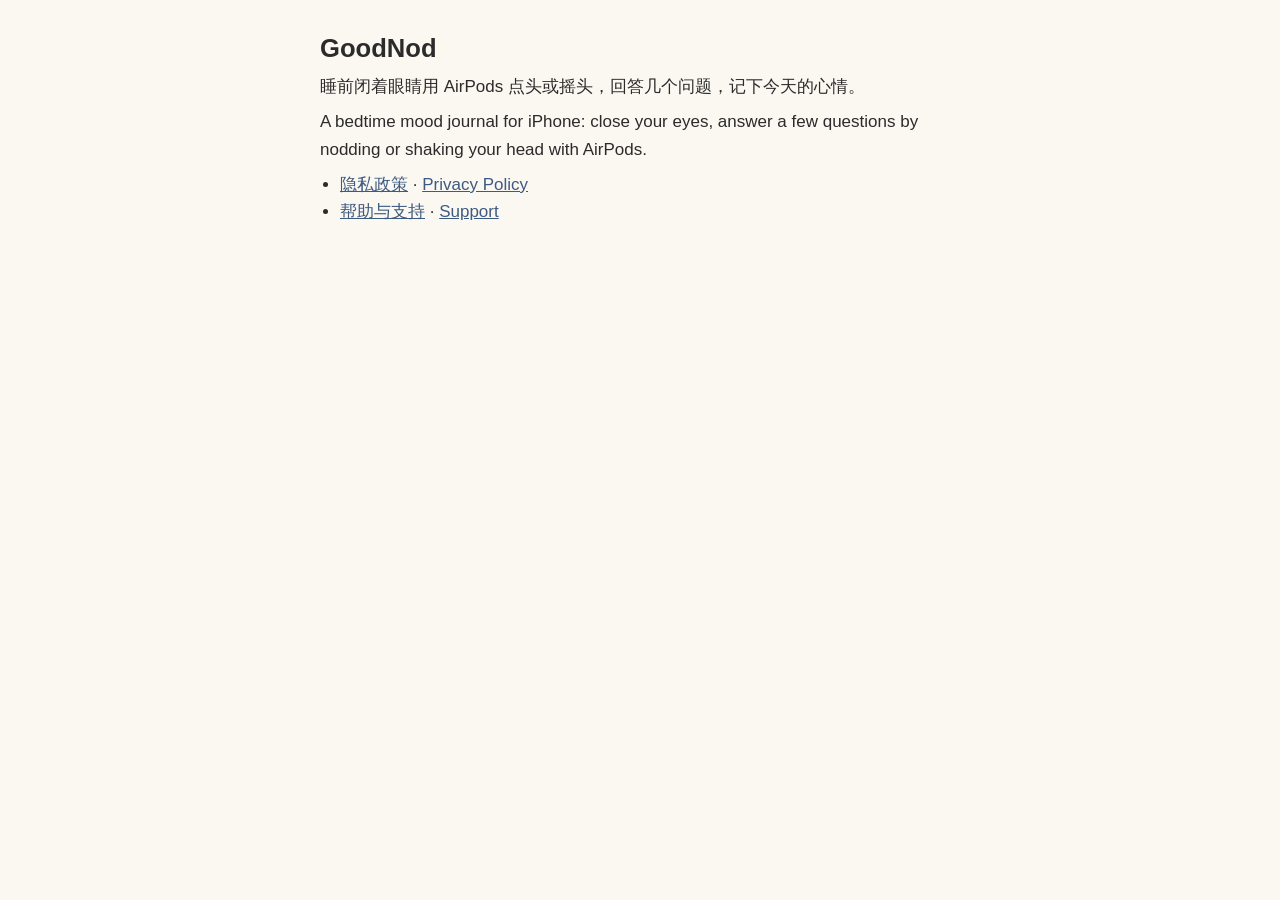
<file: index.html>
<!DOCTYPE html>
<html lang="zh-Hans">
<head>
<meta charset="utf-8">
<meta name="viewport" content="width=device-width, initial-scale=1">
<title>GoodNod</title>
<link rel="stylesheet" href="style.css">
</head>
<body>
<h1>GoodNod</h1>
<p>睡前闭着眼睛用 AirPods 点头或摇头，回答几个问题，记下今天的心情。</p>
<p lang="en">A bedtime mood journal for iPhone: close your eyes, answer a few questions by nodding or shaking your head with AirPods.</p>
<ul>
<li><a href="privacy.html">隐私政策</a> · <a href="privacy.html#en" lang="en">Privacy Policy</a></li>
<li><a href="support.html">帮助与支持</a> · <a href="support.html#en" lang="en">Support</a></li>
</ul>
</body>
</html>
</file>
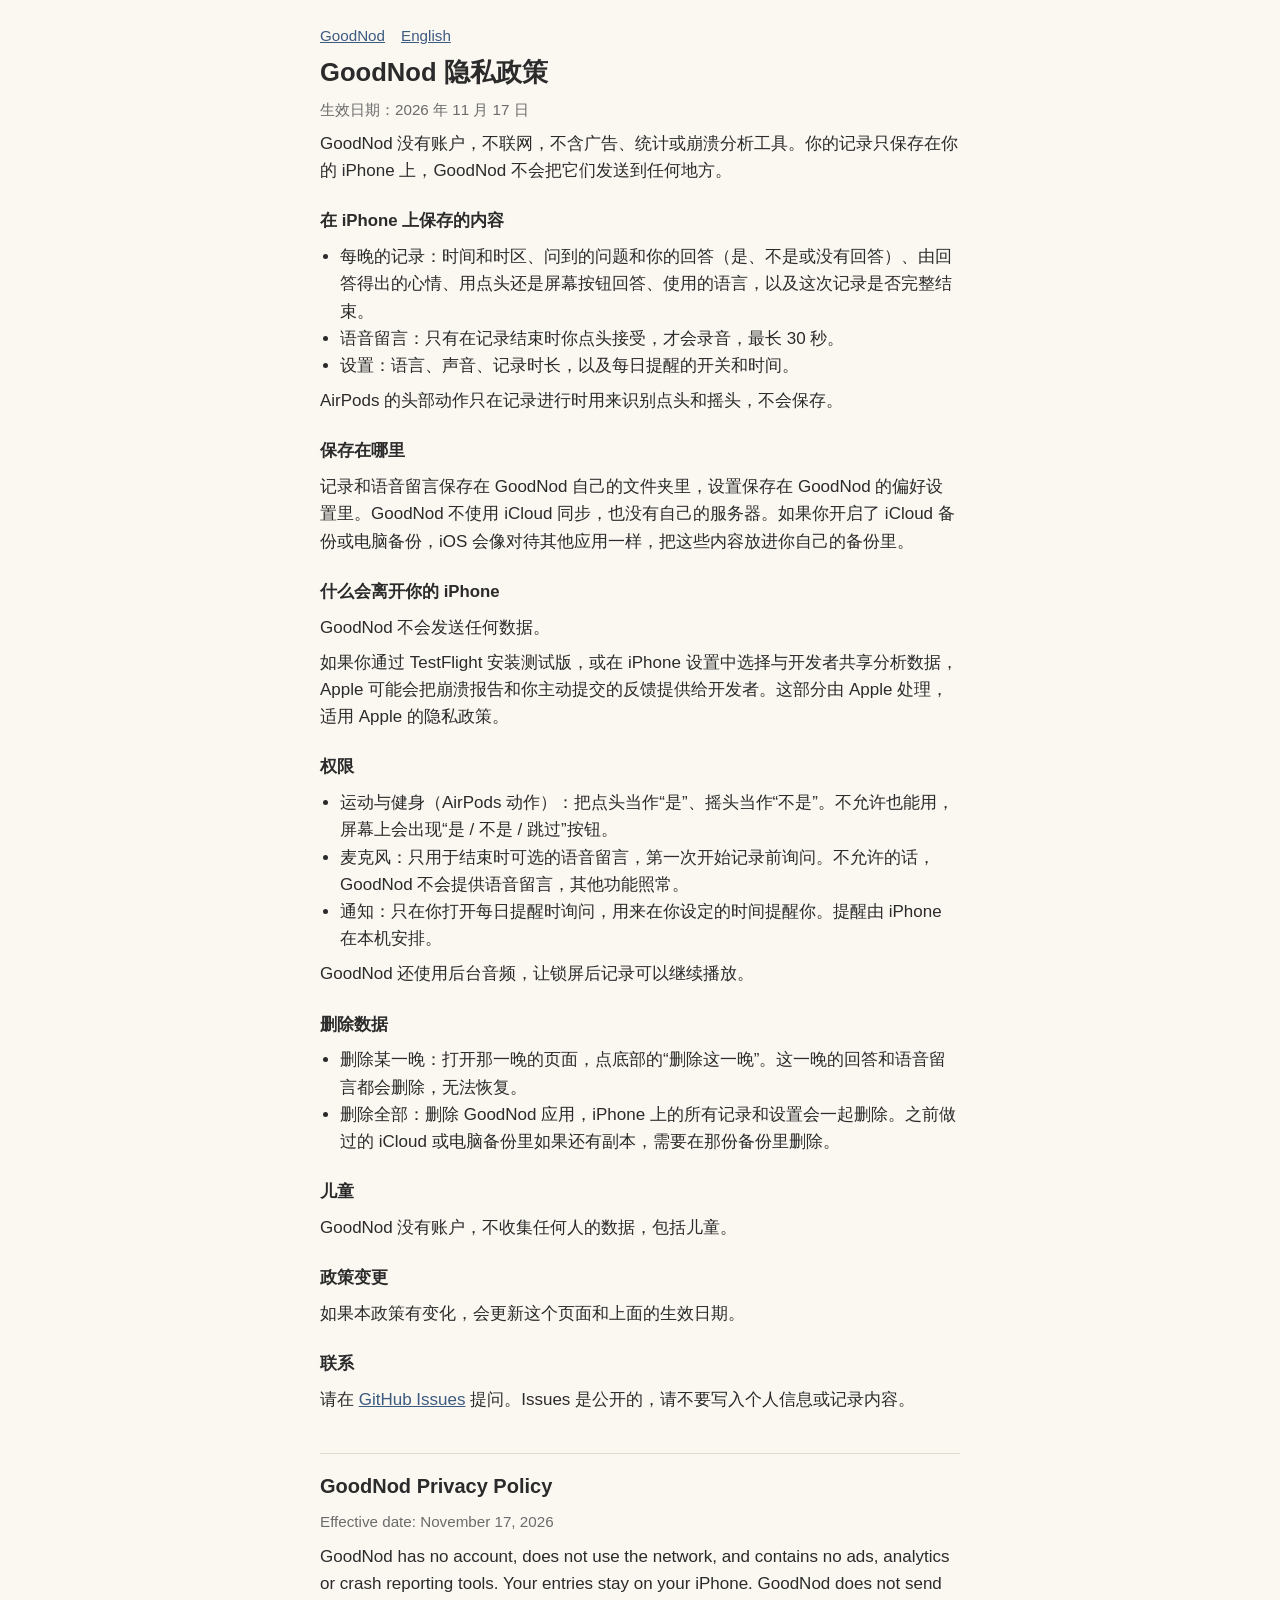
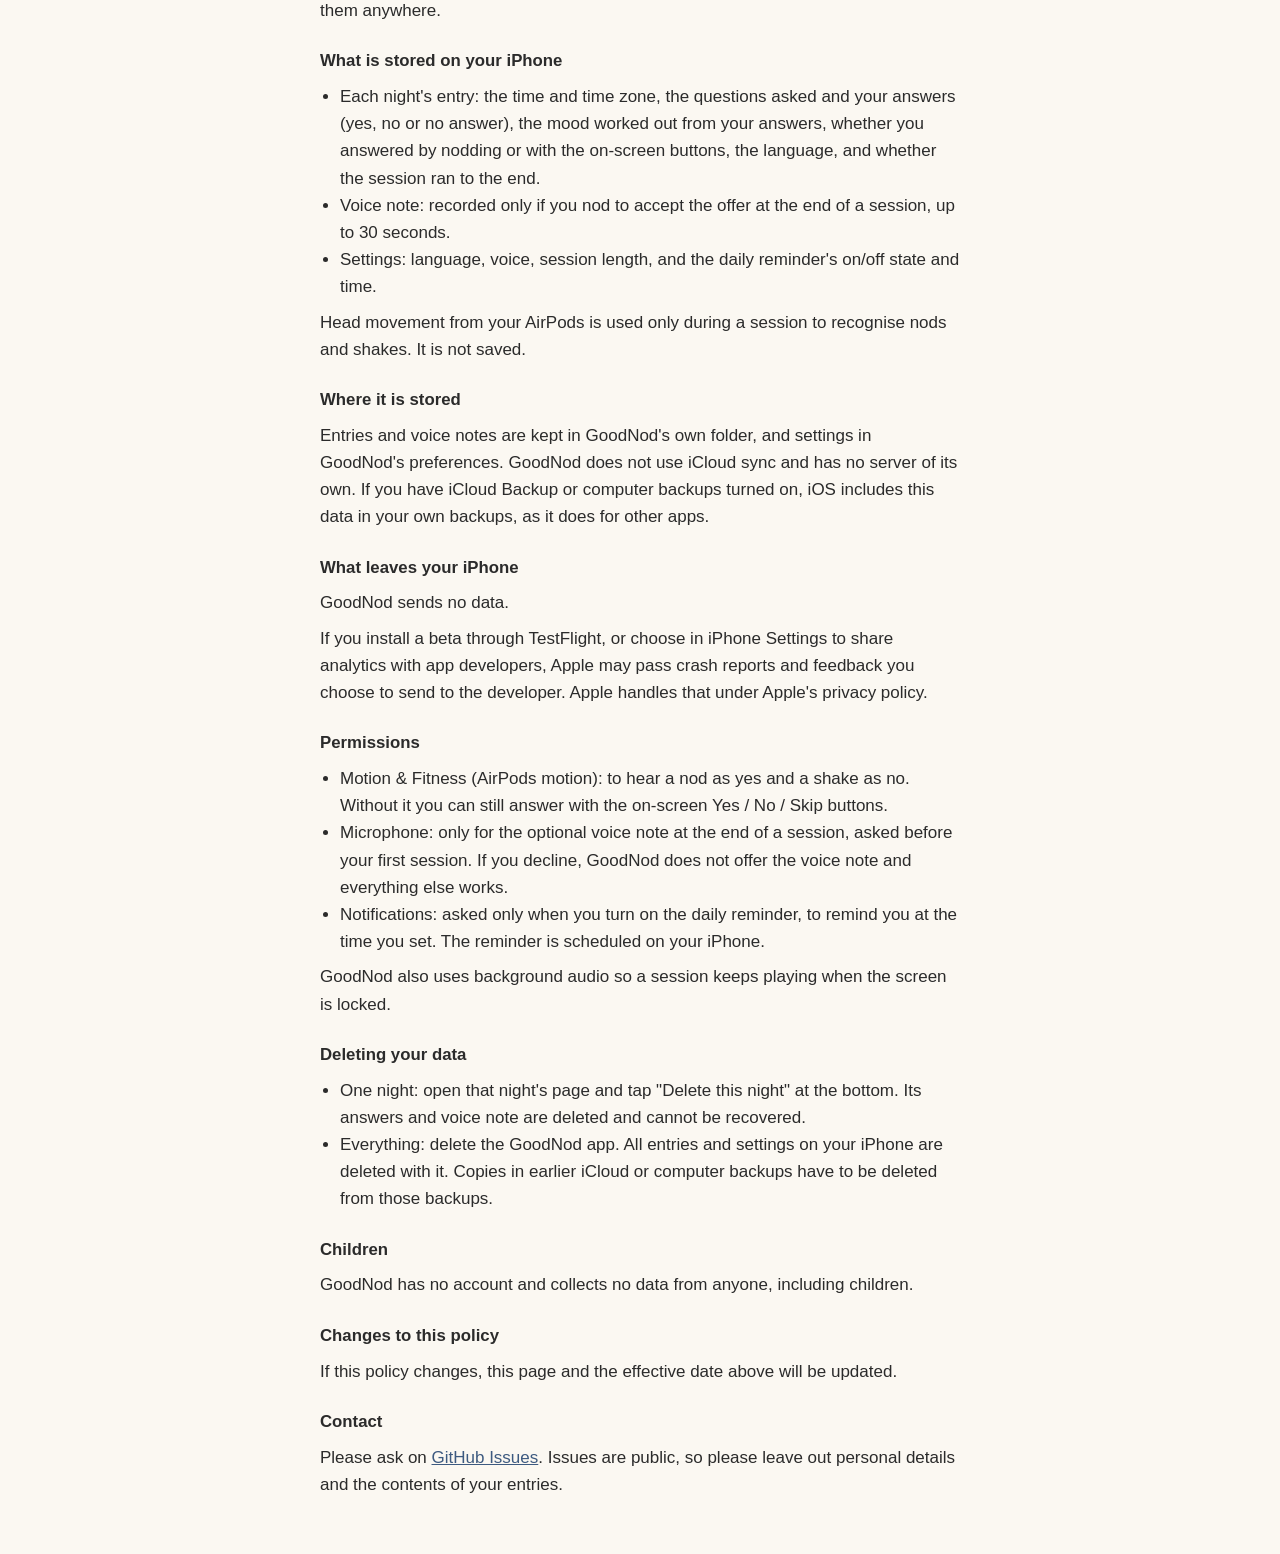
<file: privacy.html>
<!DOCTYPE html>
<html lang="zh-Hans">
<head>
<meta charset="utf-8">
<meta name="viewport" content="width=device-width, initial-scale=1">
<title>GoodNod 隐私政策 / Privacy Policy</title>
<link rel="stylesheet" href="style.css">
</head>
<body>
<nav><a href="index.html">GoodNod</a><a href="#en" lang="en">English</a></nav>

<h1>GoodNod 隐私政策</h1>
<p class="date">生效日期：2026 年 11 月 17 日</p>

<p>GoodNod 没有账户，不联网，不含广告、统计或崩溃分析工具。你的记录只保存在你的 iPhone 上，GoodNod 不会把它们发送到任何地方。</p>

<h3>在 iPhone 上保存的内容</h3>
<ul>
<li>每晚的记录：时间和时区、问到的问题和你的回答（是、不是或没有回答）、由回答得出的心情、用点头还是屏幕按钮回答、使用的语言，以及这次记录是否完整结束。</li>
<li>语音留言：只有在记录结束时你点头接受，才会录音，最长 30 秒。</li>
<li>设置：语言、声音、记录时长，以及每日提醒的开关和时间。</li>
</ul>
<p>AirPods 的头部动作只在记录进行时用来识别点头和摇头，不会保存。</p>

<h3>保存在哪里</h3>
<p>记录和语音留言保存在 GoodNod 自己的文件夹里，设置保存在 GoodNod 的偏好设置里。GoodNod 不使用 iCloud 同步，也没有自己的服务器。如果你开启了 iCloud 备份或电脑备份，iOS 会像对待其他应用一样，把这些内容放进你自己的备份里。</p>

<h3>什么会离开你的 iPhone</h3>
<p>GoodNod 不会发送任何数据。</p>
<p>如果你通过 TestFlight 安装测试版，或在 iPhone 设置中选择与开发者共享分析数据，Apple 可能会把崩溃报告和你主动提交的反馈提供给开发者。这部分由 Apple 处理，适用 Apple 的隐私政策。</p>

<h3>权限</h3>
<ul>
<li>运动与健身（AirPods 动作）：把点头当作“是”、摇头当作“不是”。不允许也能用，屏幕上会出现“是 / 不是 / 跳过”按钮。</li>
<li>麦克风：只用于结束时可选的语音留言，第一次开始记录前询问。不允许的话，GoodNod 不会提供语音留言，其他功能照常。</li>
<li>通知：只在你打开每日提醒时询问，用来在你设定的时间提醒你。提醒由 iPhone 在本机安排。</li>
</ul>
<p>GoodNod 还使用后台音频，让锁屏后记录可以继续播放。</p>

<h3>删除数据</h3>
<ul>
<li>删除某一晚：打开那一晚的页面，点底部的“删除这一晚”。这一晚的回答和语音留言都会删除，无法恢复。</li>
<li>删除全部：删除 GoodNod 应用，iPhone 上的所有记录和设置会一起删除。之前做过的 iCloud 或电脑备份里如果还有副本，需要在那份备份里删除。</li>
</ul>

<h3>儿童</h3>
<p>GoodNod 没有账户，不收集任何人的数据，包括儿童。</p>

<h3>政策变更</h3>
<p>如果本政策有变化，会更新这个页面和上面的生效日期。</p>

<h3>联系</h3>
<p>请在 <a href="https://github.com/Stefanwuu/goodnod-site/issues">GitHub Issues</a> 提问。Issues 是公开的，请不要写入个人信息或记录内容。</p>

<section id="en" lang="en">
<h2>GoodNod Privacy Policy</h2>
<p class="date">Effective date: November 17, 2026</p>

<p>GoodNod has no account, does not use the network, and contains no ads, analytics or crash reporting tools. Your entries stay on your iPhone. GoodNod does not send them anywhere.</p>

<h3>What is stored on your iPhone</h3>
<ul>
<li>Each night's entry: the time and time zone, the questions asked and your answers (yes, no or no answer), the mood worked out from your answers, whether you answered by nodding or with the on-screen buttons, the language, and whether the session ran to the end.</li>
<li>Voice note: recorded only if you nod to accept the offer at the end of a session, up to 30 seconds.</li>
<li>Settings: language, voice, session length, and the daily reminder's on/off state and time.</li>
</ul>
<p>Head movement from your AirPods is used only during a session to recognise nods and shakes. It is not saved.</p>

<h3>Where it is stored</h3>
<p>Entries and voice notes are kept in GoodNod's own folder, and settings in GoodNod's preferences. GoodNod does not use iCloud sync and has no server of its own. If you have iCloud Backup or computer backups turned on, iOS includes this data in your own backups, as it does for other apps.</p>

<h3>What leaves your iPhone</h3>
<p>GoodNod sends no data.</p>
<p>If you install a beta through TestFlight, or choose in iPhone Settings to share analytics with app developers, Apple may pass crash reports and feedback you choose to send to the developer. Apple handles that under Apple's privacy policy.</p>

<h3>Permissions</h3>
<ul>
<li>Motion &amp; Fitness (AirPods motion): to hear a nod as yes and a shake as no. Without it you can still answer with the on-screen Yes / No / Skip buttons.</li>
<li>Microphone: only for the optional voice note at the end of a session, asked before your first session. If you decline, GoodNod does not offer the voice note and everything else works.</li>
<li>Notifications: asked only when you turn on the daily reminder, to remind you at the time you set. The reminder is scheduled on your iPhone.</li>
</ul>
<p>GoodNod also uses background audio so a session keeps playing when the screen is locked.</p>

<h3>Deleting your data</h3>
<ul>
<li>One night: open that night's page and tap "Delete this night" at the bottom. Its answers and voice note are deleted and cannot be recovered.</li>
<li>Everything: delete the GoodNod app. All entries and settings on your iPhone are deleted with it. Copies in earlier iCloud or computer backups have to be deleted from those backups.</li>
</ul>

<h3>Children</h3>
<p>GoodNod has no account and collects no data from anyone, including children.</p>

<h3>Changes to this policy</h3>
<p>If this policy changes, this page and the effective date above will be updated.</p>

<h3>Contact</h3>
<p>Please ask on <a href="https://github.com/Stefanwuu/goodnod-site/issues">GitHub Issues</a>. Issues are public, so please leave out personal details and the contents of your entries.</p>
</section>
</body>
</html>
</file>
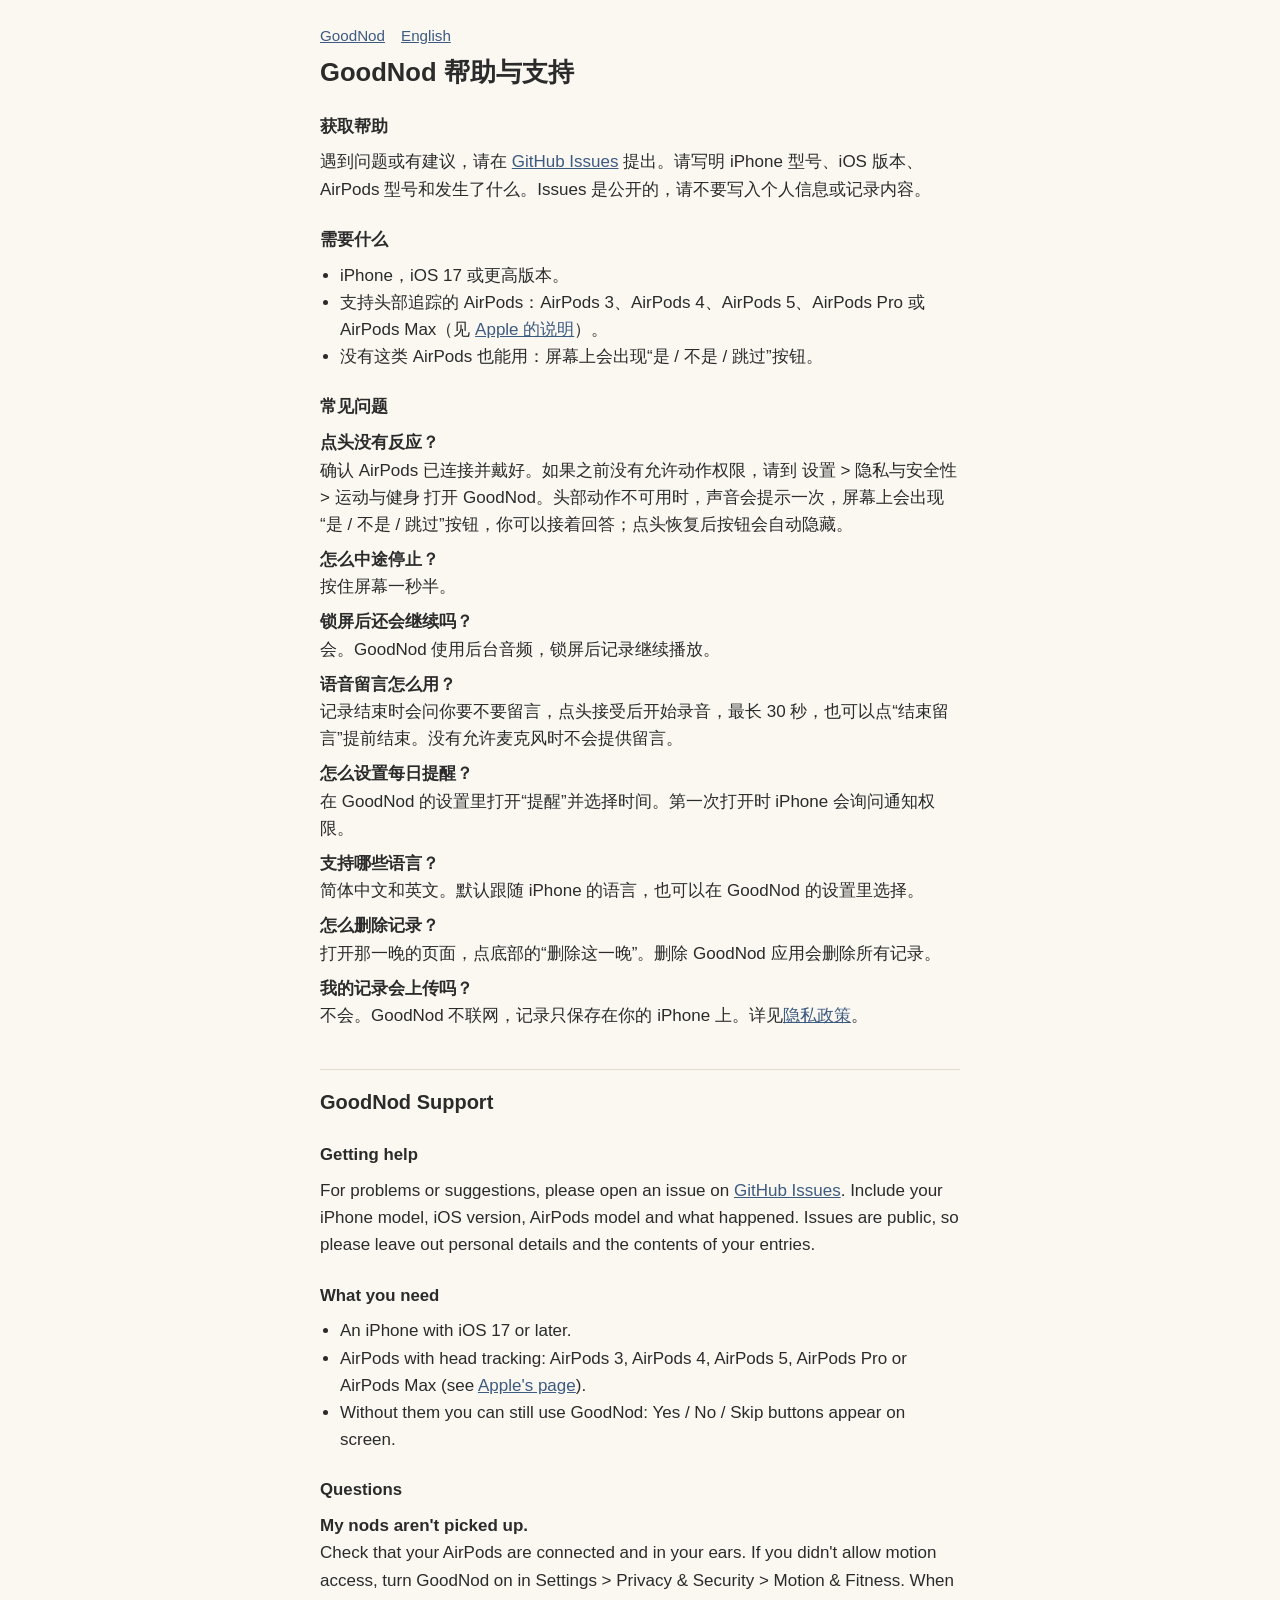
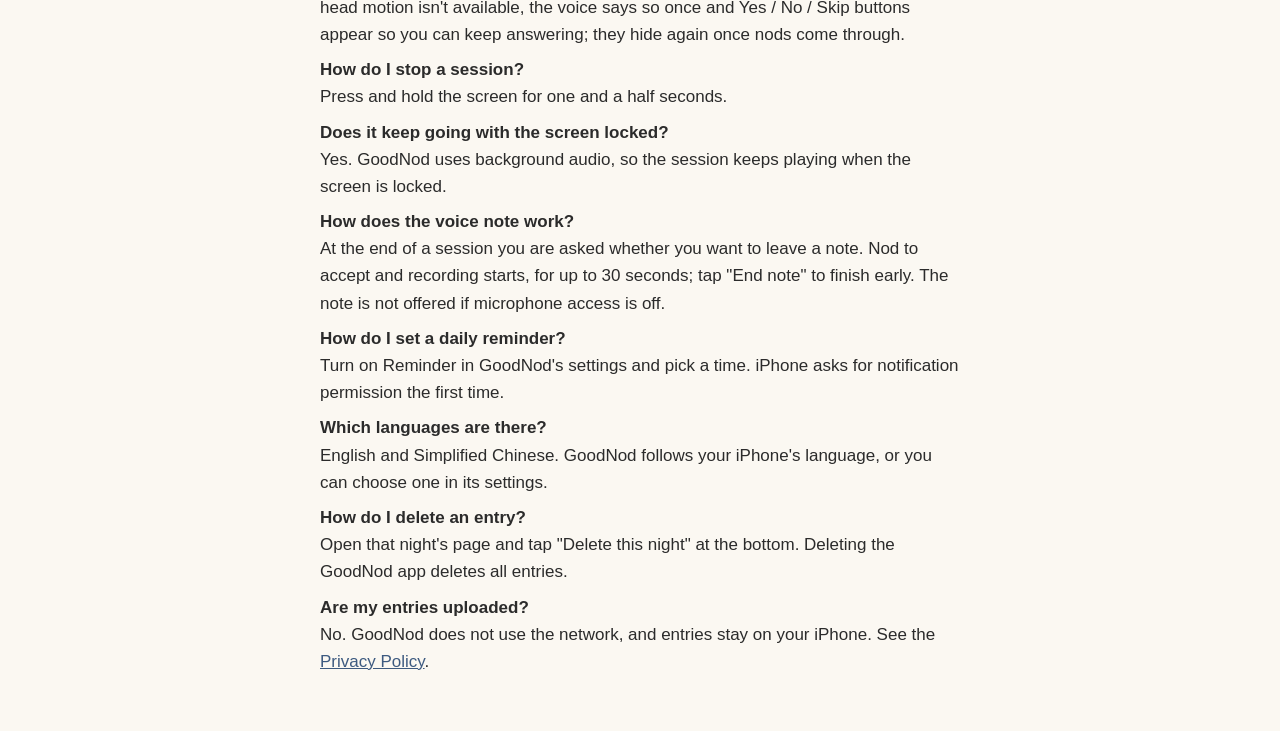
<file: support.html>
<!DOCTYPE html>
<html lang="zh-Hans">
<head>
<meta charset="utf-8">
<meta name="viewport" content="width=device-width, initial-scale=1">
<title>GoodNod 帮助与支持 / Support</title>
<link rel="stylesheet" href="style.css">
</head>
<body>
<nav><a href="index.html">GoodNod</a><a href="#en" lang="en">English</a></nav>

<h1>GoodNod 帮助与支持</h1>

<h3>获取帮助</h3>
<p>遇到问题或有建议，请在 <a href="https://github.com/Stefanwuu/goodnod-site/issues">GitHub Issues</a> 提出。请写明 iPhone 型号、iOS 版本、AirPods 型号和发生了什么。Issues 是公开的，请不要写入个人信息或记录内容。</p>

<h3>需要什么</h3>
<ul>
<li>iPhone，iOS 17 或更高版本。</li>
<li>支持头部追踪的 AirPods：AirPods 3、AirPods 4、AirPods 5、AirPods Pro 或 AirPods Max（见 <a href="https://support.apple.com/zh-cn/102469">Apple 的说明</a>）。</li>
<li>没有这类 AirPods 也能用：屏幕上会出现“是 / 不是 / 跳过”按钮。</li>
</ul>

<h3>常见问题</h3>

<p><strong>点头没有反应？</strong><br>
确认 AirPods 已连接并戴好。如果之前没有允许动作权限，请到 设置 &gt; 隐私与安全性 &gt; 运动与健身 打开 GoodNod。头部动作不可用时，声音会提示一次，屏幕上会出现“是 / 不是 / 跳过”按钮，你可以接着回答；点头恢复后按钮会自动隐藏。</p>

<p><strong>怎么中途停止？</strong><br>
按住屏幕一秒半。</p>

<p><strong>锁屏后还会继续吗？</strong><br>
会。GoodNod 使用后台音频，锁屏后记录继续播放。</p>

<p><strong>语音留言怎么用？</strong><br>
记录结束时会问你要不要留言，点头接受后开始录音，最长 30 秒，也可以点“结束留言”提前结束。没有允许麦克风时不会提供留言。</p>

<p><strong>怎么设置每日提醒？</strong><br>
在 GoodNod 的设置里打开“提醒”并选择时间。第一次打开时 iPhone 会询问通知权限。</p>

<p><strong>支持哪些语言？</strong><br>
简体中文和英文。默认跟随 iPhone 的语言，也可以在 GoodNod 的设置里选择。</p>

<p><strong>怎么删除记录？</strong><br>
打开那一晚的页面，点底部的“删除这一晚”。删除 GoodNod 应用会删除所有记录。</p>

<p><strong>我的记录会上传吗？</strong><br>
不会。GoodNod 不联网，记录只保存在你的 iPhone 上。详见<a href="privacy.html">隐私政策</a>。</p>

<section id="en" lang="en">
<h2>GoodNod Support</h2>

<h3>Getting help</h3>
<p>For problems or suggestions, please open an issue on <a href="https://github.com/Stefanwuu/goodnod-site/issues">GitHub Issues</a>. Include your iPhone model, iOS version, AirPods model and what happened. Issues are public, so please leave out personal details and the contents of your entries.</p>

<h3>What you need</h3>
<ul>
<li>An iPhone with iOS 17 or later.</li>
<li>AirPods with head tracking: AirPods 3, AirPods 4, AirPods 5, AirPods Pro or AirPods Max (see <a href="https://support.apple.com/en-us/102469">Apple's page</a>).</li>
<li>Without them you can still use GoodNod: Yes / No / Skip buttons appear on screen.</li>
</ul>

<h3>Questions</h3>

<p><strong>My nods aren't picked up.</strong><br>
Check that your AirPods are connected and in your ears. If you didn't allow motion access, turn GoodNod on in Settings &gt; Privacy &amp; Security &gt; Motion &amp; Fitness. When head motion isn't available, the voice says so once and Yes / No / Skip buttons appear so you can keep answering; they hide again once nods come through.</p>

<p><strong>How do I stop a session?</strong><br>
Press and hold the screen for one and a half seconds.</p>

<p><strong>Does it keep going with the screen locked?</strong><br>
Yes. GoodNod uses background audio, so the session keeps playing when the screen is locked.</p>

<p><strong>How does the voice note work?</strong><br>
At the end of a session you are asked whether you want to leave a note. Nod to accept and recording starts, for up to 30 seconds; tap "End note" to finish early. The note is not offered if microphone access is off.</p>

<p><strong>How do I set a daily reminder?</strong><br>
Turn on Reminder in GoodNod's settings and pick a time. iPhone asks for notification permission the first time.</p>

<p><strong>Which languages are there?</strong><br>
English and Simplified Chinese. GoodNod follows your iPhone's language, or you can choose one in its settings.</p>

<p><strong>How do I delete an entry?</strong><br>
Open that night's page and tap "Delete this night" at the bottom. Deleting the GoodNod app deletes all entries.</p>

<p><strong>Are my entries uploaded?</strong><br>
No. GoodNod does not use the network, and entries stay on your iPhone. See the <a href="privacy.html#en">Privacy Policy</a>.</p>
</section>
</body>
</html>
</file>
<file: style.css>
body {
  margin: 0 auto;
  max-width: 40rem;
  padding: 1.5rem 1.25rem 3rem;
  font-family: -apple-system, BlinkMacSystemFont, "PingFang SC", "Helvetica Neue", Arial, sans-serif;
  font-size: 17px;
  line-height: 1.6;
  color: #2b2b2b;
  background: #fbf8f2;
}
h1 { font-size: 1.6rem; line-height: 1.3; margin: 0.5rem 0 0.25rem; }
h2 { font-size: 1.25rem; margin: 2.5rem 0 0.5rem; padding-top: 1rem; border-top: 1px solid #e2dccf; }
h3 { font-size: 1.05rem; margin: 1.5rem 0 0.25rem; }
p, ul { margin: 0.5rem 0; }
ul { padding-left: 1.25rem; }
a { color: #3d5a80; }
nav { font-size: 0.95rem; }
nav a { margin-right: 1rem; }
.date { color: #6b6b6b; font-size: 0.95rem; }
footer { margin-top: 3rem; font-size: 0.9rem; color: #6b6b6b; }
</file>
